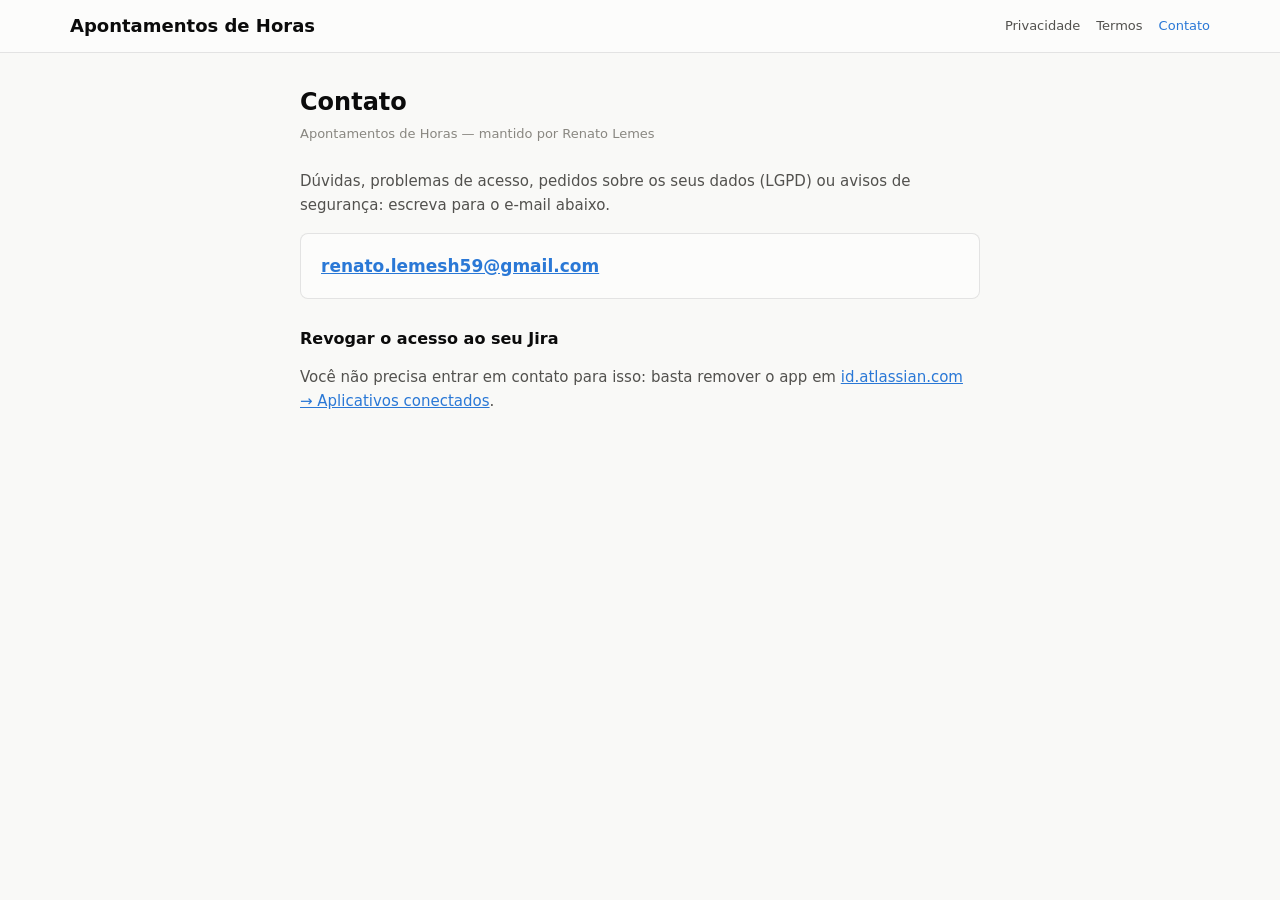
<file: static/contact.html>
<!doctype html>
<html lang="pt-BR">
<head>
<meta charset="utf-8">
<meta name="viewport" content="width=device-width, initial-scale=1">
<title>Contato — Apontamentos de Horas</title>
<link rel="stylesheet" href="/static/style.css">
<link rel="stylesheet" href="/static/legal.css">
<link rel="icon" href="data:image/svg+xml,<svg xmlns='http://www.w3.org/2000/svg' viewBox='0 0 100 100'><text y='.9em' font-size='90'>&#9201;</text></svg>">
</head>
<body>

<header class="topbar">
  <div class="topbar-inner">
    <h1><a href="/" style="color:inherit;text-decoration:none">Apontamentos de Horas</a></h1>
    <nav class="legal-nav">
      <a href="/privacy">Privacidade</a>
      <a href="/terms">Termos</a>
      <a href="/contact" aria-current="page">Contato</a>
    </nav>
  </div>
</header>

<main class="legal">
  <h1>Contato</h1>
  <p class="updated">Apontamentos de Horas — mantido por Renato Lemes</p>

  <p>Dúvidas, problemas de acesso, pedidos sobre os seus dados (LGPD) ou avisos de
  segurança: escreva para o e-mail abaixo.</p>

  <div class="contact-card">
    <a href="mailto:renato.lemesh59@gmail.com">renato.lemesh59@gmail.com</a>
  </div>

  <h2>Revogar o acesso ao seu Jira</h2>
  <p>Você não precisa entrar em contato para isso: basta remover o app em
  <a href="https://id.atlassian.com/manage-profile/apps" rel="noopener">id.atlassian.com
  → Aplicativos conectados</a>.</p>
</main>

</body>
</html>
</file>
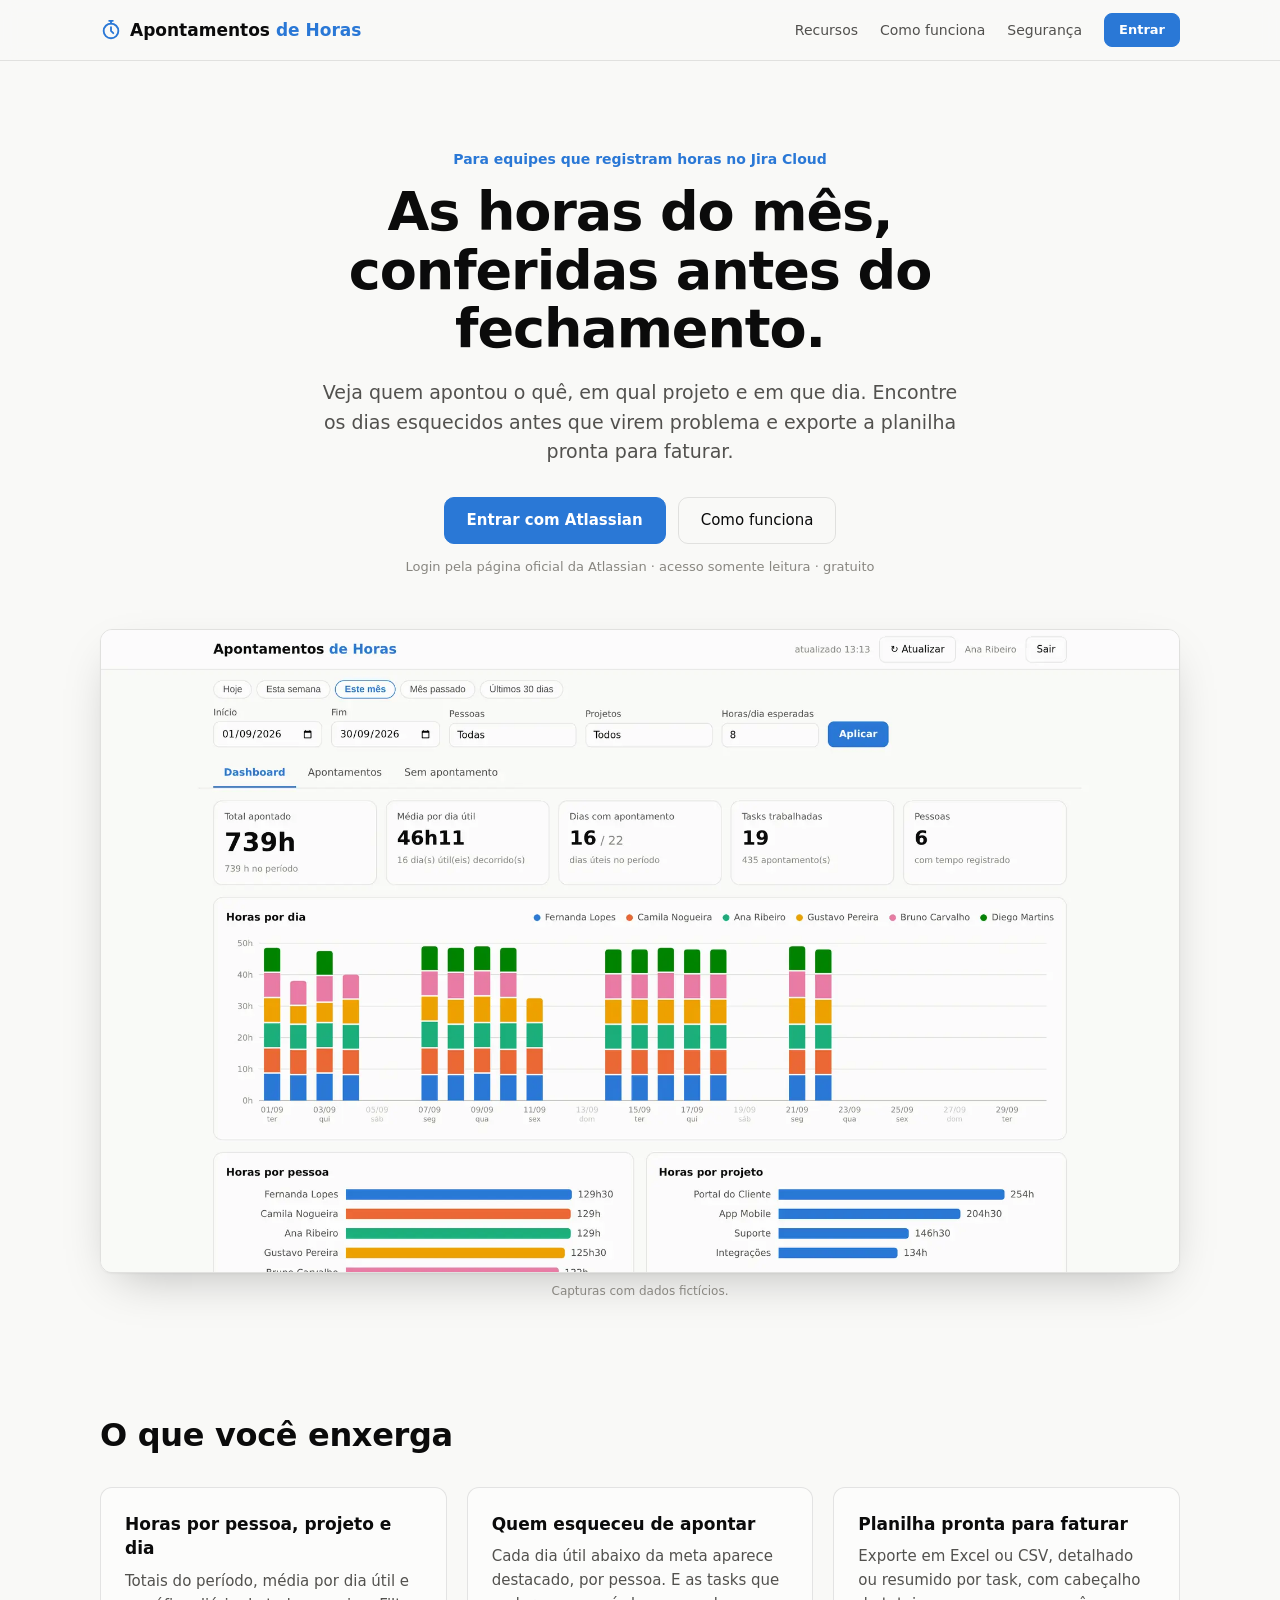
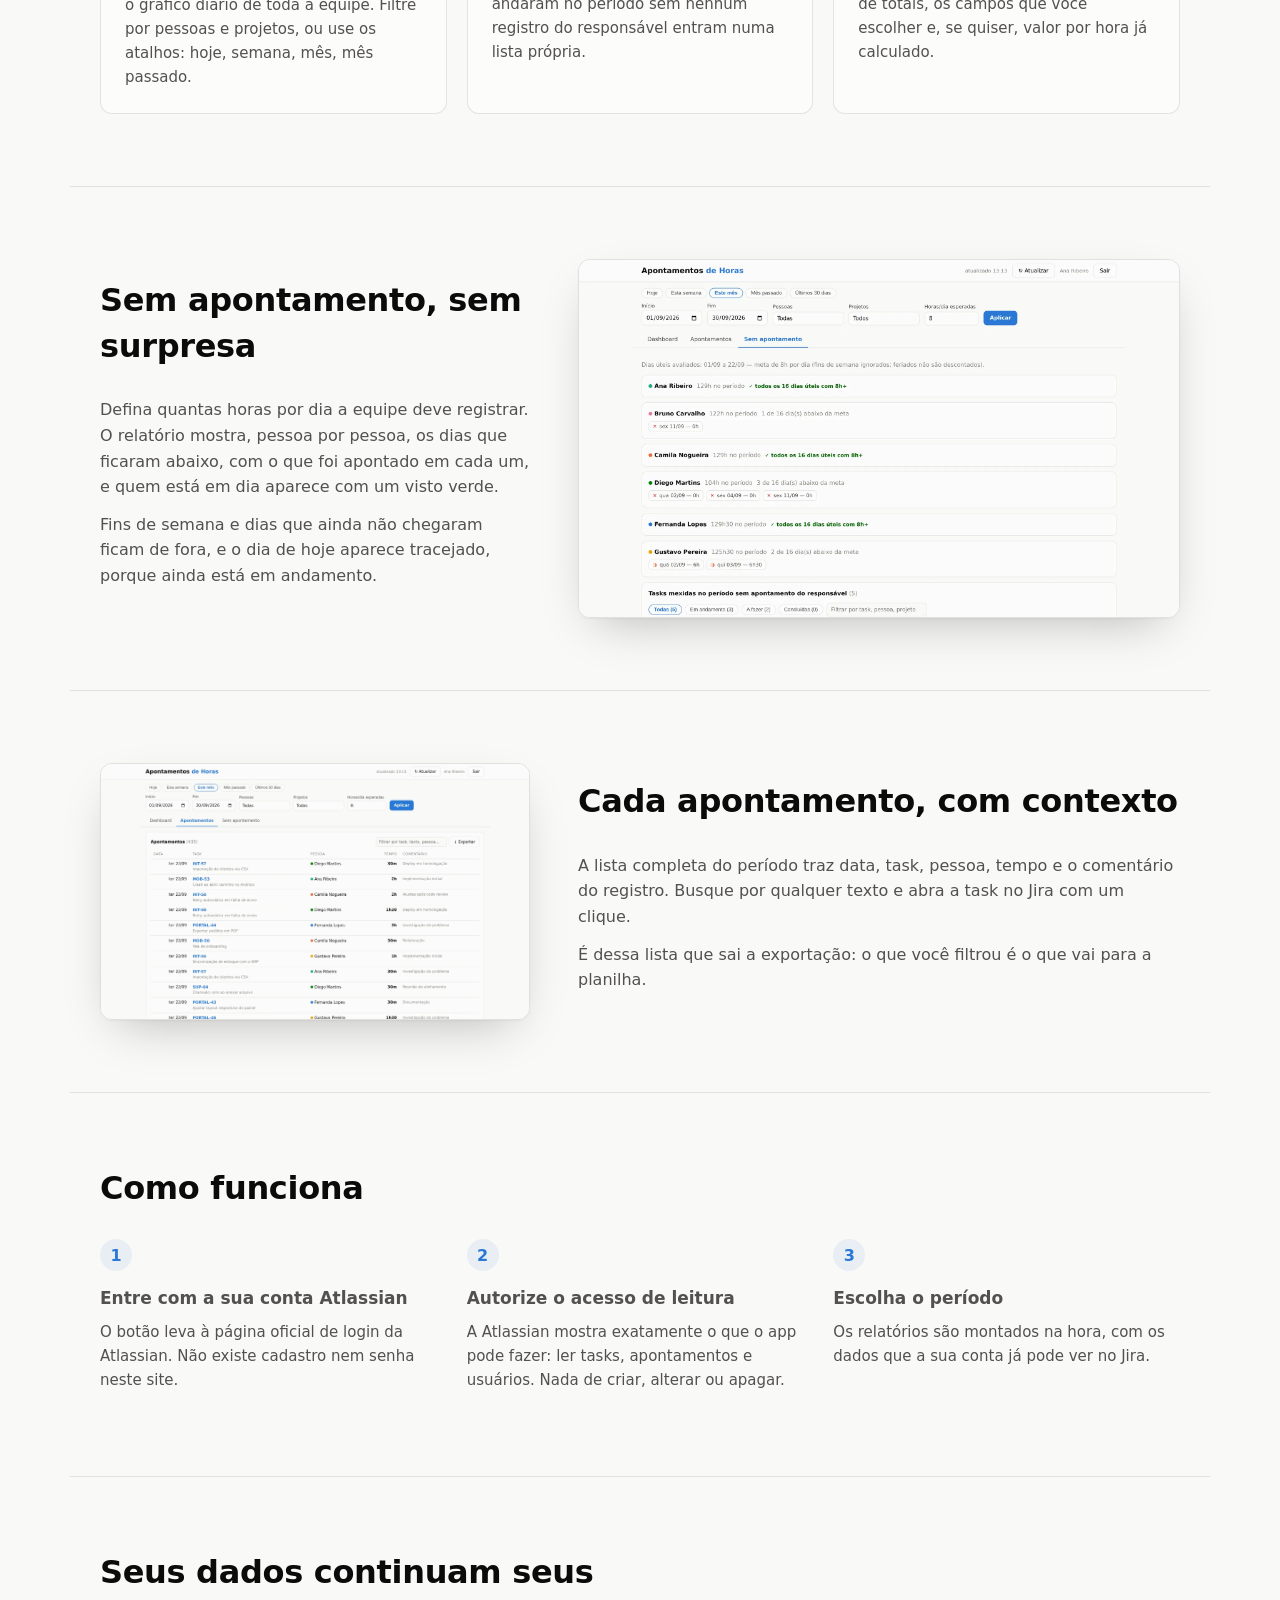
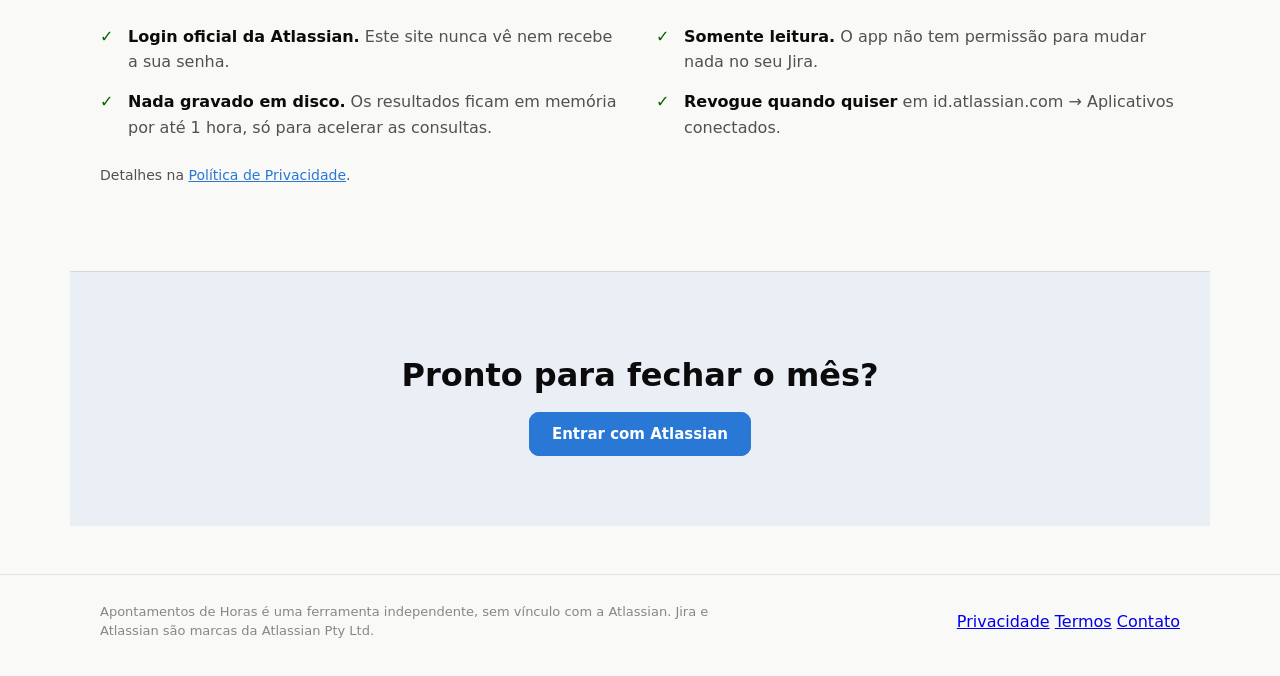
<file: static/landing.html>
<!doctype html>
<html lang="pt-BR">
<head>
<meta charset="utf-8">
<meta name="viewport" content="width=device-width, initial-scale=1">
<title>Apontamentos de Horas — relatórios de worklogs do Jira Cloud</title>
<meta name="description" content="Veja as horas registradas no Jira Cloud por pessoa, projeto e dia, encontre apontamentos esquecidos e exporte a planilha do mês. Login oficial da Atlassian, acesso somente leitura.">
<link rel="stylesheet" href="/static/style.css">
<link rel="stylesheet" href="/static/landing.css">
<link rel="icon" href="data:image/svg+xml,<svg xmlns='http://www.w3.org/2000/svg' viewBox='0 0 100 100'><text y='.9em' font-size='90'>&#9201;</text></svg>">
</head>
<body class="landing">

<header class="lp-top">
  <div class="lp-wrap lp-top-inner">
    <a class="lp-brand" href="/"><svg class="lp-logo" viewBox="0 0 24 24" aria-hidden="true"><circle cx="12" cy="13" r="8"/><path d="M12 9v4l2.5 2.5M10 2h4M12 2v3"/></svg><span>Apontamentos <span class="accent">de Horas</span></span></a>
    <nav class="lp-nav">
      <a href="#recursos">Recursos</a>
      <a href="#como-funciona">Como funciona</a>
      <a href="#seguranca">Seguran&ccedil;a</a>
      <a class="btn primary" href="/auth/login">Entrar</a>
    </nav>
  </div>
</header>

<main>
  <section class="lp-hero">
    <div class="lp-wrap">
      <p class="lp-eyebrow">Para equipes que registram horas no Jira Cloud</p>
      <h1>As horas do m&ecirc;s, conferidas antes do fechamento.</h1>
      <p class="lp-lead">Veja quem apontou o qu&ecirc;, em qual projeto e em que dia. Encontre os dias esquecidos
        antes que virem problema e exporte a planilha pronta para faturar.</p>
      <div class="lp-cta">
        <a class="btn primary lp-btn-lg" href="/auth/login">Entrar com Atlassian</a>
        <a class="btn ghost lp-btn-lg" href="#como-funciona">Como funciona</a>
      </div>
      <p class="lp-note">Login pela p&aacute;gina oficial da Atlassian &middot; acesso somente leitura &middot; gratuito</p>

      <figure class="lp-shot lp-shot-hero">
        <picture>
          <source srcset="/static/img/dashboard-dark.webp" media="(prefers-color-scheme: dark)">
          <img src="/static/img/dashboard-light.webp" width="1920" height="1143"
               alt="Painel com total de horas do m&ecirc;s, gr&aacute;fico de horas por dia empilhado por pessoa e barras de horas por pessoa e por projeto">
        </picture>
      </figure>
      <p class="lp-caption">Capturas com dados fict&iacute;cios.</p>
    </div>
  </section>

  <section id="recursos" class="lp-section">
    <div class="lp-wrap">
      <h2>O que voc&ecirc; enxerga</h2>
      <div class="lp-features">
        <article>
          <h3>Horas por pessoa, projeto e dia</h3>
          <p>Totais do per&iacute;odo, m&eacute;dia por dia &uacute;til e o gr&aacute;fico di&aacute;rio de
            toda a equipe. Filtre por pessoas e projetos, ou use os atalhos: hoje, semana, m&ecirc;s,
            m&ecirc;s passado.</p>
        </article>
        <article>
          <h3>Quem esqueceu de apontar</h3>
          <p>Cada dia &uacute;til abaixo da meta aparece destacado, por pessoa. E as tasks que andaram no
            per&iacute;odo sem nenhum registro do respons&aacute;vel entram numa lista pr&oacute;pria.</p>
        </article>
        <article>
          <h3>Planilha pronta para faturar</h3>
          <p>Exporte em Excel ou CSV, detalhado ou resumido por task, com cabe&ccedil;alho de totais, os
            campos que voc&ecirc; escolher e, se quiser, valor por hora j&aacute; calculado.</p>
        </article>
      </div>
    </div>
  </section>

  <section class="lp-section lp-split">
    <div class="lp-wrap lp-split-inner">
      <div class="lp-split-text">
        <h2>Sem apontamento, sem surpresa</h2>
        <p>Defina quantas horas por dia a equipe deve registrar. O relat&oacute;rio mostra, pessoa por
          pessoa, os dias que ficaram abaixo, com o que foi apontado em cada um, e quem est&aacute;
          em dia aparece com um visto verde.</p>
        <p>Fins de semana e dias que ainda n&atilde;o chegaram ficam de fora, e o dia de hoje
          aparece tracejado, porque ainda est&aacute; em andamento.</p>
      </div>
      <figure class="lp-shot">
        <picture>
          <source srcset="/static/img/pendencias-dark.webp" media="(prefers-color-scheme: dark)">
          <img src="/static/img/pendencias-light.webp" width="1920" height="1143" loading="lazy"
               alt="Lista por pessoa dos dias &uacute;teis abaixo da meta de 8 horas, com quem est&aacute; em dia marcado em verde">
        </picture>
      </figure>
    </div>
  </section>

  <section class="lp-section lp-split lp-split-rev">
    <div class="lp-wrap lp-split-inner">
      <div class="lp-split-text">
        <h2>Cada apontamento, com contexto</h2>
        <p>A lista completa do per&iacute;odo traz data, task, pessoa, tempo e o coment&aacute;rio do
          registro. Busque por qualquer texto e abra a task no Jira com um clique.</p>
        <p>&Eacute; dessa lista que sai a exporta&ccedil;&atilde;o: o que voc&ecirc; filtrou &eacute;
          o que vai para a planilha.</p>
      </div>
      <figure class="lp-shot">
        <picture>
          <source srcset="/static/img/apontamentos-dark.webp" media="(prefers-color-scheme: dark)">
          <img src="/static/img/apontamentos-light.webp" width="1920" height="1143" loading="lazy"
               alt="Tabela de apontamentos com data, task, pessoa, tempo e coment&aacute;rio">
        </picture>
      </figure>
    </div>
  </section>

  <section id="como-funciona" class="lp-section">
    <div class="lp-wrap">
      <h2>Como funciona</h2>
      <ol class="lp-steps">
        <li>
          <h3>Entre com a sua conta Atlassian</h3>
          <p>O bot&atilde;o leva &agrave; p&aacute;gina oficial de login da Atlassian. N&atilde;o existe
            cadastro nem senha neste site.</p>
        </li>
        <li>
          <h3>Autorize o acesso de leitura</h3>
          <p>A Atlassian mostra exatamente o que o app pode fazer: ler tasks, apontamentos e usu&aacute;rios.
            Nada de criar, alterar ou apagar.</p>
        </li>
        <li>
          <h3>Escolha o per&iacute;odo</h3>
          <p>Os relat&oacute;rios s&atilde;o montados na hora, com os dados que a sua conta j&aacute;
            pode ver no Jira.</p>
        </li>
      </ol>
    </div>
  </section>

  <section id="seguranca" class="lp-section lp-security">
    <div class="lp-wrap">
      <h2>Seus dados continuam seus</h2>
      <ul class="lp-checks">
        <li><b>Login oficial da Atlassian.</b> Este site nunca v&ecirc; nem recebe a sua senha.</li>
        <li><b>Somente leitura.</b> O app n&atilde;o tem permiss&atilde;o para mudar nada no seu Jira.</li>
        <li><b>Nada gravado em disco.</b> Os resultados ficam em mem&oacute;ria por at&eacute; 1 hora, s&oacute;
          para acelerar as consultas.</li>
        <li><b>Revogue quando quiser</b> em id.atlassian.com &rarr; Aplicativos conectados.</li>
      </ul>
      <p class="lp-more">Detalhes na <a href="/privacy">Pol&iacute;tica de Privacidade</a>.</p>
    </div>
  </section>

  <section class="lp-final">
    <div class="lp-wrap">
      <h2>Pronto para fechar o m&ecirc;s?</h2>
      <a class="btn primary lp-btn-lg" href="/auth/login">Entrar com Atlassian</a>
    </div>
  </section>
</main>

<footer class="lp-footer">
  <div class="lp-wrap lp-footer-inner">
    <p>Apontamentos de Horas &eacute; uma ferramenta independente, sem v&iacute;nculo com a Atlassian.
      Jira e Atlassian s&atilde;o marcas da Atlassian Pty Ltd.</p>
    <nav class="legal-nav">
      <a href="/privacy">Privacidade</a>
      <a href="/terms">Termos</a>
      <a href="/contact">Contato</a>
    </nav>
  </div>
</footer>

</body>
</html>
</file>
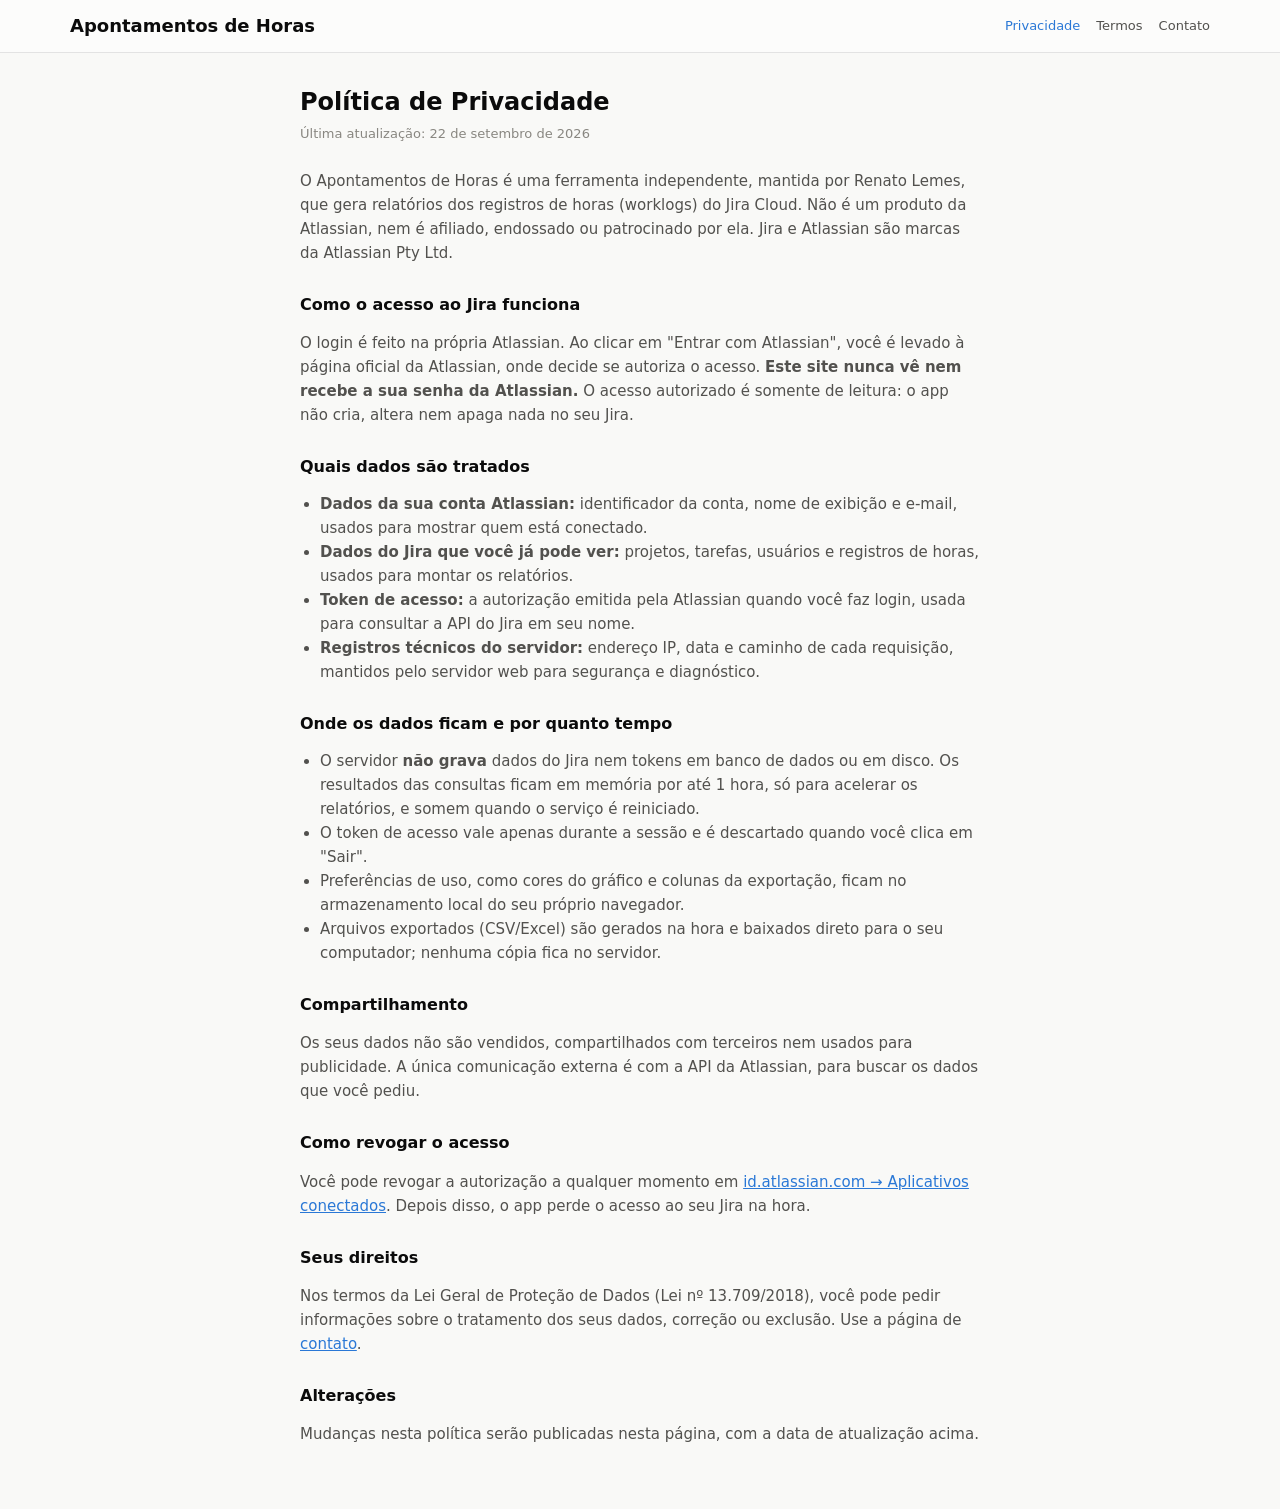
<file: static/privacy.html>
<!doctype html>
<html lang="pt-BR">
<head>
<meta charset="utf-8">
<meta name="viewport" content="width=device-width, initial-scale=1">
<title>Política de Privacidade — Apontamentos de Horas</title>
<link rel="stylesheet" href="/static/style.css">
<link rel="stylesheet" href="/static/legal.css">
<link rel="icon" href="data:image/svg+xml,<svg xmlns='http://www.w3.org/2000/svg' viewBox='0 0 100 100'><text y='.9em' font-size='90'>&#9201;</text></svg>">
</head>
<body>

<header class="topbar">
  <div class="topbar-inner">
    <h1><a href="/" style="color:inherit;text-decoration:none">Apontamentos de Horas</a></h1>
    <nav class="legal-nav">
      <a href="/privacy" aria-current="page">Privacidade</a>
      <a href="/terms">Termos</a>
      <a href="/contact">Contato</a>
    </nav>
  </div>
</header>

<main class="legal">
  <h1>Política de Privacidade</h1>
  <p class="updated">Última atualização: 22 de setembro de 2026</p>

  <p>O Apontamentos de Horas é uma ferramenta independente, mantida por Renato Lemes, que
  gera relatórios dos registros de horas (worklogs) do Jira Cloud. Não é um produto da
  Atlassian, nem é afiliado, endossado ou patrocinado por ela. Jira e Atlassian são marcas
  da Atlassian Pty Ltd.</p>

  <h2>Como o acesso ao Jira funciona</h2>
  <p>O login é feito na própria Atlassian. Ao clicar em "Entrar com Atlassian", você é levado
  à página oficial da Atlassian, onde decide se autoriza o acesso. <strong>Este site nunca vê
  nem recebe a sua senha da Atlassian.</strong> O acesso autorizado é somente de leitura:
  o app não cria, altera nem apaga nada no seu Jira.</p>

  <h2>Quais dados são tratados</h2>
  <ul>
    <li><strong>Dados da sua conta Atlassian:</strong> identificador da conta, nome de
    exibição e e-mail, usados para mostrar quem está conectado.</li>
    <li><strong>Dados do Jira que você já pode ver:</strong> projetos, tarefas, usuários e
    registros de horas, usados para montar os relatórios.</li>
    <li><strong>Token de acesso:</strong> a autorização emitida pela Atlassian quando você
    faz login, usada para consultar a API do Jira em seu nome.</li>
    <li><strong>Registros técnicos do servidor:</strong> endereço IP, data e caminho de cada
    requisição, mantidos pelo servidor web para segurança e diagnóstico.</li>
  </ul>

  <h2>Onde os dados ficam e por quanto tempo</h2>
  <ul>
    <li>O servidor <strong>não grava</strong> dados do Jira nem tokens em banco de dados ou
    em disco. Os resultados das consultas ficam em memória por até 1 hora, só para acelerar
    os relatórios, e somem quando o serviço é reiniciado.</li>
    <li>O token de acesso vale apenas durante a sessão e é descartado quando você clica em
    "Sair".</li>
    <li>Preferências de uso, como cores do gráfico e colunas da exportação, ficam no
    armazenamento local do seu próprio navegador.</li>
    <li>Arquivos exportados (CSV/Excel) são gerados na hora e baixados direto para o seu
    computador; nenhuma cópia fica no servidor.</li>
  </ul>

  <h2>Compartilhamento</h2>
  <p>Os seus dados não são vendidos, compartilhados com terceiros nem usados para
  publicidade. A única comunicação externa é com a API da Atlassian, para buscar os dados
  que você pediu.</p>

  <h2>Como revogar o acesso</h2>
  <p>Você pode revogar a autorização a qualquer momento em
  <a href="https://id.atlassian.com/manage-profile/apps" rel="noopener">id.atlassian.com
  → Aplicativos conectados</a>. Depois disso, o app perde o acesso ao seu Jira na hora.</p>

  <h2>Seus direitos</h2>
  <p>Nos termos da Lei Geral de Proteção de Dados (Lei nº 13.709/2018), você pode pedir
  informações sobre o tratamento dos seus dados, correção ou exclusão. Use a página de
  <a href="/contact">contato</a>.</p>

  <h2>Alterações</h2>
  <p>Mudanças nesta política serão publicadas nesta página, com a data de atualização
  acima.</p>
</main>

</body>
</html>
</file>
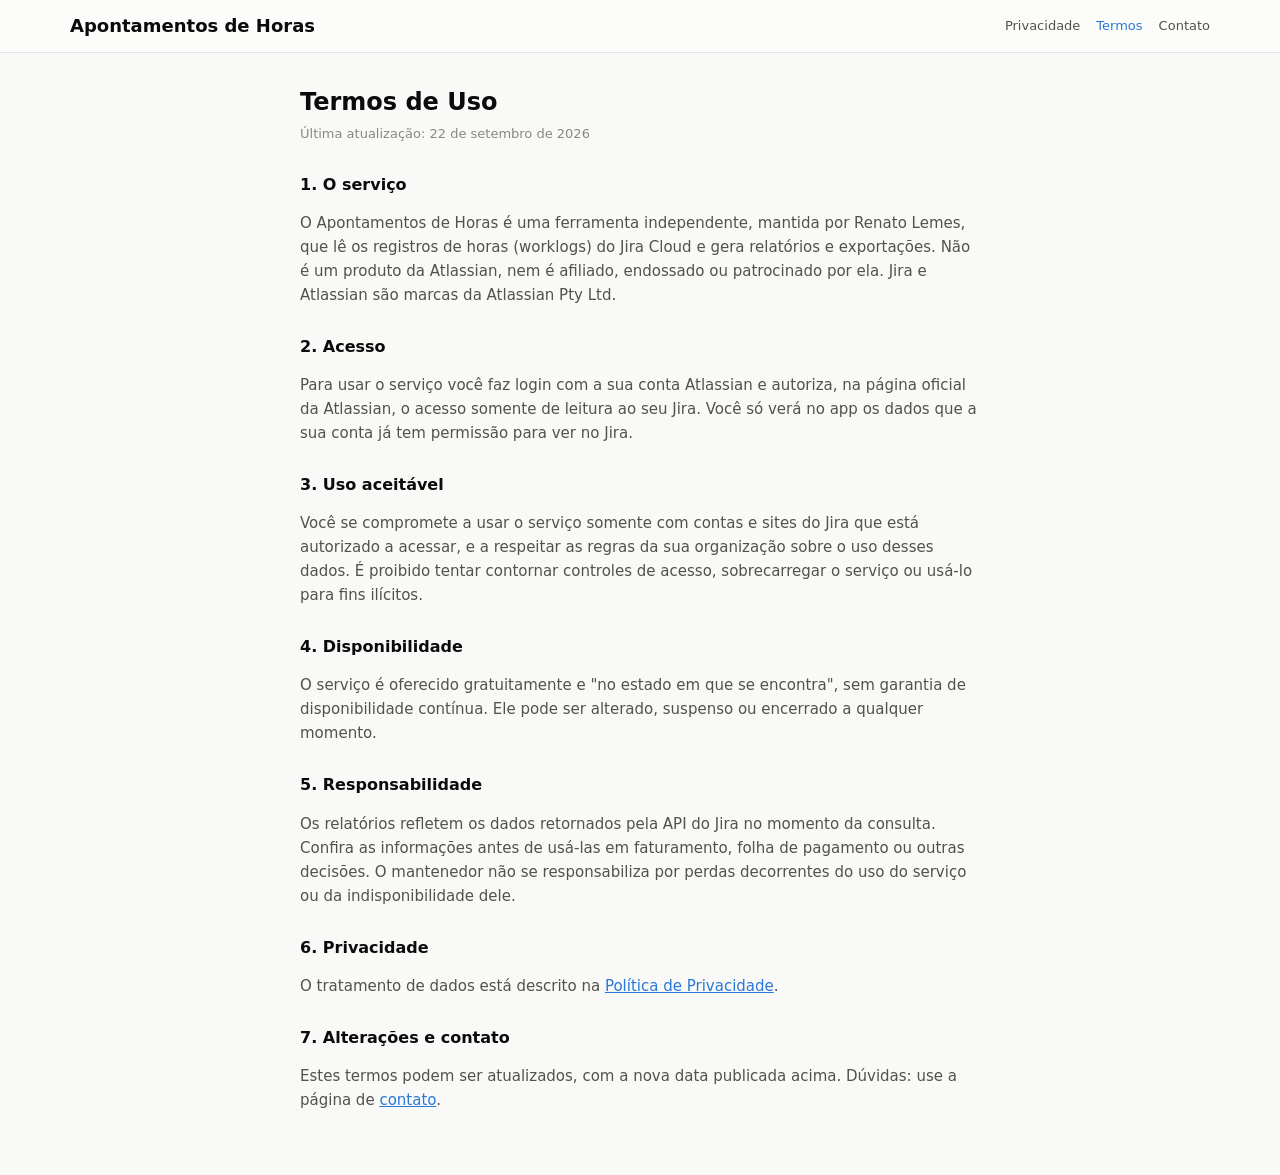
<file: static/terms.html>
<!doctype html>
<html lang="pt-BR">
<head>
<meta charset="utf-8">
<meta name="viewport" content="width=device-width, initial-scale=1">
<title>Termos de Uso — Apontamentos de Horas</title>
<link rel="stylesheet" href="/static/style.css">
<link rel="stylesheet" href="/static/legal.css">
<link rel="icon" href="data:image/svg+xml,<svg xmlns='http://www.w3.org/2000/svg' viewBox='0 0 100 100'><text y='.9em' font-size='90'>&#9201;</text></svg>">
</head>
<body>

<header class="topbar">
  <div class="topbar-inner">
    <h1><a href="/" style="color:inherit;text-decoration:none">Apontamentos de Horas</a></h1>
    <nav class="legal-nav">
      <a href="/privacy">Privacidade</a>
      <a href="/terms" aria-current="page">Termos</a>
      <a href="/contact">Contato</a>
    </nav>
  </div>
</header>

<main class="legal">
  <h1>Termos de Uso</h1>
  <p class="updated">Última atualização: 22 de setembro de 2026</p>

  <h2>1. O serviço</h2>
  <p>O Apontamentos de Horas é uma ferramenta independente, mantida por Renato Lemes, que
  lê os registros de horas (worklogs) do Jira Cloud e gera relatórios e exportações. Não é
  um produto da Atlassian, nem é afiliado, endossado ou patrocinado por ela. Jira e
  Atlassian são marcas da Atlassian Pty Ltd.</p>

  <h2>2. Acesso</h2>
  <p>Para usar o serviço você faz login com a sua conta Atlassian e autoriza, na página
  oficial da Atlassian, o acesso somente de leitura ao seu Jira. Você só verá no app os dados
  que a sua conta já tem permissão para ver no Jira.</p>

  <h2>3. Uso aceitável</h2>
  <p>Você se compromete a usar o serviço somente com contas e sites do Jira que está
  autorizado a acessar, e a respeitar as regras da sua organização sobre o uso desses
  dados. É proibido tentar contornar controles de acesso, sobrecarregar o serviço ou usá-lo
  para fins ilícitos.</p>

  <h2>4. Disponibilidade</h2>
  <p>O serviço é oferecido gratuitamente e "no estado em que se encontra", sem garantia de
  disponibilidade contínua. Ele pode ser alterado, suspenso ou encerrado a qualquer
  momento.</p>

  <h2>5. Responsabilidade</h2>
  <p>Os relatórios refletem os dados retornados pela API do Jira no momento da consulta.
  Confira as informações antes de usá-las em faturamento, folha de pagamento ou outras
  decisões. O mantenedor não se responsabiliza por perdas decorrentes do uso do serviço ou
  da indisponibilidade dele.</p>

  <h2>6. Privacidade</h2>
  <p>O tratamento de dados está descrito na <a href="/privacy">Política de
  Privacidade</a>.</p>

  <h2>7. Alterações e contato</h2>
  <p>Estes termos podem ser atualizados, com a nova data publicada acima. Dúvidas: use a
  página de <a href="/contact">contato</a>.</p>
</main>

</body>
</html>
</file>
<file: static/style.css>
/* Paleta e tokens (referência dataviz — modo claro/escuro) */
:root {
  color-scheme: light;
  --page: #f9f9f7;
  --surface-1: #fcfcfb;
  --ink: #0b0b0b;
  --ink-2: #52514e;
  --muted: #898781;
  --grid: #e1e0d9;
  --axis: #c3c2b7;
  --border: rgba(11, 11, 11, 0.10);
  --s1: #2a78d6; --s2: #eb6834; --s3: #1baf7a; --s4: #eda100;
  --s5: #e87ba4; --s6: #008300; --s7: #4a3aa7; --s8: #e34948;
  --good: #0ca30c; --warning: #fab219; --serious: #ec835a; --critical: #d03b3b;
  --good-text: #006300;
  --wash: rgba(42, 120, 214, 0.08);
}
@media (prefers-color-scheme: dark) {
  :root {
    color-scheme: dark;
    --page: #0d0d0d;
    --surface-1: #1a1a19;
    --ink: #ffffff;
    --ink-2: #c3c2b7;
    --muted: #898781;
    --grid: #2c2c2a;
    --axis: #383835;
    --border: rgba(255, 255, 255, 0.10);
    --s1: #3987e5; --s2: #d95926; --s3: #199e70; --s4: #c98500;
    --s5: #d55181; --s6: #008300; --s7: #9085e9; --s8: #e66767;
    --good-text: #0ca30c;
    --wash: rgba(57, 135, 229, 0.12);
  }
}

* { box-sizing: border-box; }
body {
  margin: 0;
  background: var(--page);
  color: var(--ink);
  font-family: system-ui, -apple-system, "Segoe UI", sans-serif;
  font-size: 14px;
  line-height: 1.45;
}
h1 { font-size: 18px; margin: 0; font-weight: 650; }
h2 { font-size: 14px; margin: 0; font-weight: 600; }
.accent { color: var(--s1); }
.muted { color: var(--muted); font-weight: 400; }

/* ---- topo ---- */
.topbar { border-bottom: 1px solid var(--border); background: var(--surface-1); }
.topbar-inner, .filters, .tabs, main {
  max-width: 1180px; margin: 0 auto; padding: 0 20px;
}
.topbar-inner { display: flex; align-items: center; justify-content: space-between; height: 52px; }
.topbar-right { display: flex; align-items: center; gap: 12px; font-size: 12px; }

/* ---- filtros ---- */
.filters { padding-top: 14px; }
.filter-presets { display: flex; gap: 6px; flex-wrap: wrap; margin-bottom: 10px; }
.chip {
  border: 1px solid var(--border); background: var(--surface-1); color: var(--ink-2);
  border-radius: 999px; padding: 4px 12px; font-size: 12.5px; cursor: pointer;
}
.chip:hover { background: var(--wash); }
.chip.active { border-color: var(--s1); color: var(--s1); font-weight: 600; }
.filter-row { display: flex; gap: 12px; flex-wrap: wrap; align-items: flex-end; }
.field { display: flex; flex-direction: column; gap: 3px; font-size: 12px; color: var(--ink-2); }
.field.small input { width: 130px; }
.field input, .dd-toggle {
  border: 1px solid var(--border); background: var(--surface-1); color: var(--ink);
  border-radius: 8px; padding: 6px 10px; font: inherit; font-size: 13px;
}
.btn {
  border: 1px solid var(--border); background: var(--surface-1); color: var(--ink);
  border-radius: 8px; padding: 7px 14px; font: inherit; font-size: 13px; cursor: pointer;
}
.btn:hover { background: var(--wash); }
.btn.primary { background: var(--s1); border-color: var(--s1); color: #fff; font-weight: 600; }
.btn.primary:hover { filter: brightness(1.08); }
.btn.ghost { background: transparent; }

/* dropdown multiselect */
.dropdown { position: relative; }
.dd-toggle { min-width: 170px; text-align: left; cursor: pointer; }
.dd-panel {
  position: absolute; top: calc(100% + 4px); left: 0; z-index: 30;
  min-width: 240px; max-height: 300px; overflow: auto;
  background: var(--surface-1); border: 1px solid var(--border); border-radius: 10px;
  box-shadow: 0 8px 24px rgba(0,0,0,0.14); padding: 6px; display: none;
}
.dropdown.open .dd-panel { display: block; }
.dd-item { display: flex; align-items: center; gap: 8px; padding: 5px 8px; border-radius: 6px; cursor: pointer; }
.dd-item:hover { background: var(--wash); }
.dd-item input { accent-color: var(--s1); }
.dd-actions { display: flex; gap: 8px; padding: 4px 8px 6px; border-bottom: 1px solid var(--grid); margin-bottom: 4px; }
.dd-actions button { background: none; border: none; color: var(--s1); font-size: 12px; cursor: pointer; padding: 0; }
.dot { width: 9px; height: 9px; border-radius: 50%; flex: none; }

/* ---- abas ---- */
.tabs { display: flex; gap: 2px; margin-top: 16px; border-bottom: 1px solid var(--border); padding-bottom: 0; }
.tab {
  border: none; background: none; color: var(--ink-2); font: inherit; font-size: 13.5px;
  padding: 8px 14px; cursor: pointer; border-bottom: 2px solid transparent;
}
.tab:hover { color: var(--ink); }
.tab.active { color: var(--s1); border-bottom-color: var(--s1); font-weight: 600; }

/* ---- conteúdo ---- */
main { padding-top: 16px; padding-bottom: 48px; }
.loading { padding: 24px 0; color: var(--muted); }
.error-banner {
  background: color-mix(in srgb, var(--critical) 10%, var(--surface-1));
  border: 1px solid var(--critical); color: var(--ink);
  border-radius: 10px; padding: 10px 14px; margin-bottom: 14px; font-size: 13px;
}

.card {
  background: var(--surface-1); border: 1px solid var(--border); border-radius: 12px;
  padding: 16px; margin-bottom: 16px;
}
.card-head { display: flex; align-items: center; justify-content: space-between; gap: 12px; margin-bottom: 10px; flex-wrap: wrap; }
.card-tools { display: flex; gap: 8px; align-items: center; }
.card-tools input[type="search"] {
  border: 1px solid var(--border); background: var(--page); color: var(--ink);
  border-radius: 8px; padding: 6px 10px; font: inherit; font-size: 13px; width: 240px;
}
.card-note { font-size: 12.5px; margin: -4px 0 10px; }
.grid-2 { display: grid; grid-template-columns: 1fr 1fr; gap: 16px; }
@media (max-width: 860px) { .grid-2 { grid-template-columns: 1fr; } }

/* ---- tiles ---- */
.tiles { display: grid; grid-template-columns: repeat(auto-fit, minmax(160px, 1fr)); gap: 12px; margin-bottom: 16px; }
.tile { background: var(--surface-1); border: 1px solid var(--border); border-radius: 12px; padding: 12px 14px; }
.tile .t-label { font-size: 12px; color: var(--ink-2); }
.tile .t-value { font-size: 26px; font-weight: 650; margin-top: 2px; }
.tile.hero .t-value { font-size: 34px; }
.tile .t-sub { font-size: 11.5px; color: var(--muted); margin-top: 2px; }

/* ---- legenda ---- */
.legend { display: flex; gap: 14px; flex-wrap: wrap; font-size: 12px; color: var(--ink-2); }
.legend .l-item { display: flex; align-items: center; gap: 6px; }

/* ---- gráfico de colunas (SVG) ---- */
.chart { width: 100%; }
.chart svg { display: block; width: 100%; height: auto; }
.chart text { font-family: system-ui, -apple-system, "Segoe UI", sans-serif; }

/* ---- barras horizontais ---- */
.hbars { display: flex; flex-direction: column; gap: 8px; }
.hbar-row { display: grid; grid-template-columns: 150px 1fr; align-items: center; gap: 10px; font-size: 12.5px; }
.hbar-label { color: var(--ink-2); white-space: nowrap; overflow: hidden; text-overflow: ellipsis; text-align: right; }
.hbar-track { display: flex; align-items: center; gap: 8px; min-width: 0; }
.hbar-fill { height: 14px; border-radius: 0 4px 4px 0; min-width: 2px; }
.hbar-value { color: var(--ink-2); font-variant-numeric: tabular-nums; white-space: nowrap; }
.empty { color: var(--muted); padding: 18px 0; font-size: 13px; }

/* ---- tabelas ---- */
.table-wrap { overflow-x: auto; }
table { width: 100%; border-collapse: collapse; font-size: 13px; }
th {
  text-align: left; color: var(--muted); font-weight: 500; font-size: 11.5px;
  text-transform: uppercase; letter-spacing: 0.04em;
  border-bottom: 1px solid var(--grid); padding: 6px 10px; white-space: nowrap;
}
td { border-bottom: 1px solid var(--grid); padding: 7px 10px; vertical-align: top; }
tr:last-child td { border-bottom: none; }
tr:hover td { background: var(--wash); }
td.num, th.num { text-align: right; font-variant-numeric: tabular-nums; white-space: nowrap; }
td a { color: var(--s1); text-decoration: none; font-weight: 600; }
td a:hover { text-decoration: underline; }
.cell-sub { color: var(--muted); font-size: 12px; }

/* status badge: ícone + texto, nunca só cor */
.badge {
  display: inline-flex; align-items: center; gap: 5px;
  font-size: 11.5px; color: var(--ink-2);
  border: 1px solid var(--grid); border-radius: 999px; padding: 1px 8px; white-space: nowrap;
}

/* ---- sem apontamento ---- */
.mu-card { margin-bottom: 12px; }
.mu-head { display: flex; align-items: baseline; gap: 10px; flex-wrap: wrap; }
.mu-head .ok { color: var(--good-text); font-weight: 600; font-size: 12.5px; }
.mu-days { display: flex; gap: 6px; flex-wrap: wrap; margin-top: 8px; }
.day-chip {
  display: inline-flex; align-items: center; gap: 6px;
  border: 1px solid var(--grid); border-radius: 8px; padding: 3px 9px; font-size: 12px;
  color: var(--ink-2); font-variant-numeric: tabular-nums;
}
.day-chip .mark { font-weight: 700; }
.day-chip.zero .mark { color: var(--critical); }
.day-chip.partial .mark { color: var(--serious); }
.day-chip.today { border-style: dashed; }

/* ---- painel de exportação ---- */
.export-panel {
  left: auto; right: 0; min-width: 280px; padding: 12px;
  display: none; flex-direction: column; gap: 10px;
}
.dropdown.open .export-panel { display: flex; }
.ex-sec { display: flex; flex-direction: column; gap: 4px; }
.ex-label {
  font-size: 11px; text-transform: uppercase; letter-spacing: 0.04em;
  color: var(--muted); display: flex; align-items: center; justify-content: space-between;
}
.ex-opt { display: flex; align-items: center; gap: 7px; font-size: 13px; cursor: pointer; padding: 2px 0; }
.ex-opt input { accent-color: var(--s1); }
.ex-fields { display: grid; grid-template-columns: 1fr 1fr; gap: 0 10px; }
.ex-fields.disabled { opacity: 0.45; pointer-events: none; }
.ex-link { background: none; border: none; color: var(--s1); font-size: 11px; cursor: pointer; padding: 0; text-transform: none; letter-spacing: 0; }

/* ---- login ---- */
.login-overlay {
  position: fixed; inset: 0; z-index: 50; background: var(--page);
  display: flex; align-items: center; justify-content: center; padding: 20px;
}
/* display:flex acima venceria o atributo hidden — reafirma o esconder */
.login-overlay[hidden] { display: none; }
.login-card {
  background: var(--surface-1); border: 1px solid var(--border); border-radius: 14px;
  padding: 26px; width: 100%; max-width: 400px;
  display: flex; flex-direction: column; gap: 12px;
}
.login-card h1 { font-size: 20px; }
.login-card p { margin: 0; font-size: 12.5px; }
.login-card .field input { width: 100%; }
.login-card a { color: var(--s1); }
.login-card .btn { margin-top: 4px; }
.login-card a.btn { color: #fff; text-align: center; text-decoration: none; padding-block: 10px; }
.login-card .login-links { font-size: 11.5px; text-align: center; }

/* ---- tooltip ---- */
.tooltip {
  position: fixed; z-index: 99; pointer-events: none;
  background: var(--surface-1); color: var(--ink);
  border: 1px solid var(--border); border-radius: 8px;
  box-shadow: 0 6px 20px rgba(0,0,0,0.18);
  padding: 8px 10px; font-size: 12px; max-width: 320px;
}
.tooltip .tt-title { font-weight: 600; margin-bottom: 4px; }
.tooltip .tt-row { display: flex; align-items: center; gap: 6px; justify-content: space-between; }
.tooltip .tt-row .v { font-variant-numeric: tabular-nums; margin-left: 12px; }
.tooltip .tt-left { display: flex; align-items: center; gap: 6px; }
</file>
<file: static/legal.css>
/* Paginas institucionais (privacidade, termos, contato). Usa os tokens de style.css. */
.legal { max-width: 720px; margin: 0 auto; padding: 32px 20px 48px; }
.legal h1 { font-size: 24px; margin-bottom: 4px; }
.legal h2 { font-size: 16px; margin: 28px 0 8px; }
.legal p, .legal li { font-size: 15px; line-height: 1.6; color: var(--ink-2); }
.legal ul { padding-left: 20px; }
.legal a { color: var(--s1); }
.legal .updated { color: var(--muted); font-size: 13px; margin: 0 0 24px; }
.legal-nav { display: flex; gap: 16px; flex-wrap: wrap; font-size: 13px; }
.legal-nav a { color: var(--ink-2); text-decoration: none; }
.legal-nav a:hover, .legal-nav a[aria-current="page"] { color: var(--s1); }
.legal .contact-card {
  border: 1px solid var(--border); border-radius: 8px; background: var(--surface-1);
  padding: 20px; margin-top: 16px;
}
.legal .contact-card a { font-size: 17px; font-weight: 600; word-break: break-all; }
.legal-footer {
  max-width: 1180px; margin: 32px auto 0; padding: 16px 20px 24px;
  border-top: 1px solid var(--border);
}
</file>
<file: static/landing.css>
/* Landing page publica. Usa os tokens de style.css (claro/escuro automatico). */
html { scroll-behavior: smooth; }
body.landing { font-size: 16px; }
.lp-wrap { max-width: 1120px; margin: 0 auto; padding: 0 20px; }

/* ---- topo ---- */
.lp-top {
  position: sticky; top: 0; z-index: 10;
  background: color-mix(in srgb, var(--page) 88%, transparent);
  backdrop-filter: blur(8px);
  border-bottom: 1px solid var(--border);
}
.lp-top-inner { display: flex; align-items: center; justify-content: space-between; height: 60px; gap: 16px; }
.lp-brand { color: var(--ink); text-decoration: none; font-weight: 700; font-size: 17px; white-space: nowrap;
  display: inline-flex; align-items: center; }
.lp-logo { width: 22px; height: 22px; margin-right: 8px; fill: none; stroke: var(--s1); stroke-width: 2; stroke-linecap: round; stroke-linejoin: round; }
.lp-nav { display: flex; align-items: center; gap: 22px; font-size: 14px; }
.lp-nav a:not(.btn) { color: var(--ink-2); text-decoration: none; }
.lp-nav a:not(.btn):hover { color: var(--s1); }
.lp-nav .btn { text-decoration: none; }

/* ---- hero ---- */
.lp-hero { padding: 72px 0 40px; text-align: center; }
.lp-eyebrow { color: var(--s1); font-weight: 600; font-size: 14px; margin: 0 0 14px; }
.lp-hero h1 {
  font-size: clamp(32px, 5vw, 54px); line-height: 1.08; letter-spacing: -0.02em;
  font-weight: 750; max-width: 820px; margin: 0 auto;
}
.lp-lead { font-size: clamp(16px, 2vw, 19px); color: var(--ink-2); max-width: 660px; margin: 20px auto 0; line-height: 1.55; }
.lp-cta { display: flex; gap: 12px; justify-content: center; flex-wrap: wrap; margin-top: 30px; }
.lp-btn-lg { font-size: 15px; padding: 12px 22px; text-decoration: none; border-radius: 10px; }
a.btn.ghost { color: var(--ink); }
.lp-note { color: var(--muted); font-size: 13px; margin: 14px 0 0; }

/* ---- capturas ---- */
.lp-shot { margin: 0; }
.lp-shot img {
  display: block; width: 100%; height: auto;
  border: 1px solid var(--border); border-radius: 12px;
  box-shadow: 0 1px 2px rgba(0, 0, 0, 0.04), 0 18px 48px -18px rgba(0, 0, 0, 0.28);
}
.lp-shot-hero { margin-top: 52px; }
.lp-caption { color: var(--muted); font-size: 12px; margin: 10px 0 0; }

/* ---- secoes ---- */
.lp-section { padding: 72px 0; }
.lp-section + .lp-section { border-top: 1px solid var(--border); }
.lp-section h2 { font-size: clamp(24px, 3vw, 32px); letter-spacing: -0.01em; margin: 0 0 28px; font-weight: 700; }
.lp-section h3 { font-size: 17px; margin: 0 0 8px; font-weight: 650; }
.lp-section p, .lp-section li { color: var(--ink-2); line-height: 1.6; }
.lp-section p { margin: 0 0 12px; }

.lp-features { display: grid; grid-template-columns: repeat(3, 1fr); gap: 20px; }
.lp-features article {
  background: var(--surface-1); border: 1px solid var(--border); border-radius: 12px; padding: 24px;
}
.lp-features article p { margin: 0; font-size: 15px; }

.lp-split-inner { display: grid; grid-template-columns: 5fr 7fr; gap: 48px; align-items: center; }
.lp-split-rev .lp-split-text { order: 2; }
.lp-split-rev .lp-shot { order: 1; }

.lp-steps { list-style: none; padding: 0; margin: 0; display: grid; grid-template-columns: repeat(3, 1fr); gap: 20px; counter-reset: passo; }
.lp-steps li { counter-increment: passo; }
.lp-steps li::before {
  content: counter(passo); display: inline-flex; align-items: center; justify-content: center;
  width: 32px; height: 32px; border-radius: 50%; margin-bottom: 14px;
  background: var(--wash); color: var(--s1); font-weight: 700;
}
.lp-steps p { font-size: 15px; }

.lp-checks { list-style: none; padding: 0; margin: 0; display: grid; grid-template-columns: repeat(2, 1fr); gap: 14px 32px; }
.lp-checks li { position: relative; padding-left: 28px; }
.lp-checks li::before { content: "\2713"; position: absolute; left: 0; color: var(--good-text); font-weight: 700; }
.lp-checks b { color: var(--ink); }
.lp-more { margin-top: 24px !important; font-size: 14px; }
.lp-section a { color: var(--s1); }

.lp-final { padding: 80px 0; text-align: center; border-top: 1px solid var(--border); background: var(--wash); }
.lp-final h2 { font-size: clamp(24px, 3vw, 32px); margin: 0 0 24px; }

/* ---- rodape ---- */
.lp-footer { border-top: 1px solid var(--border); padding: 28px 0 36px; }
.lp-footer-inner { display: flex; justify-content: space-between; align-items: center; gap: 20px; flex-wrap: wrap; }
.lp-footer p { margin: 0; color: var(--muted); font-size: 13px; max-width: 620px; }

/* ---- celular ---- */
@media (max-width: 860px) {
  .lp-features, .lp-steps, .lp-checks { grid-template-columns: 1fr; }
  .lp-split-inner { grid-template-columns: 1fr; gap: 28px; }
  .lp-split-rev .lp-split-text { order: 0; }
  .lp-nav a:not(.btn) { display: none; }
  .lp-hero { padding-top: 48px; }
  .lp-section { padding: 52px 0; }
}
</file>
